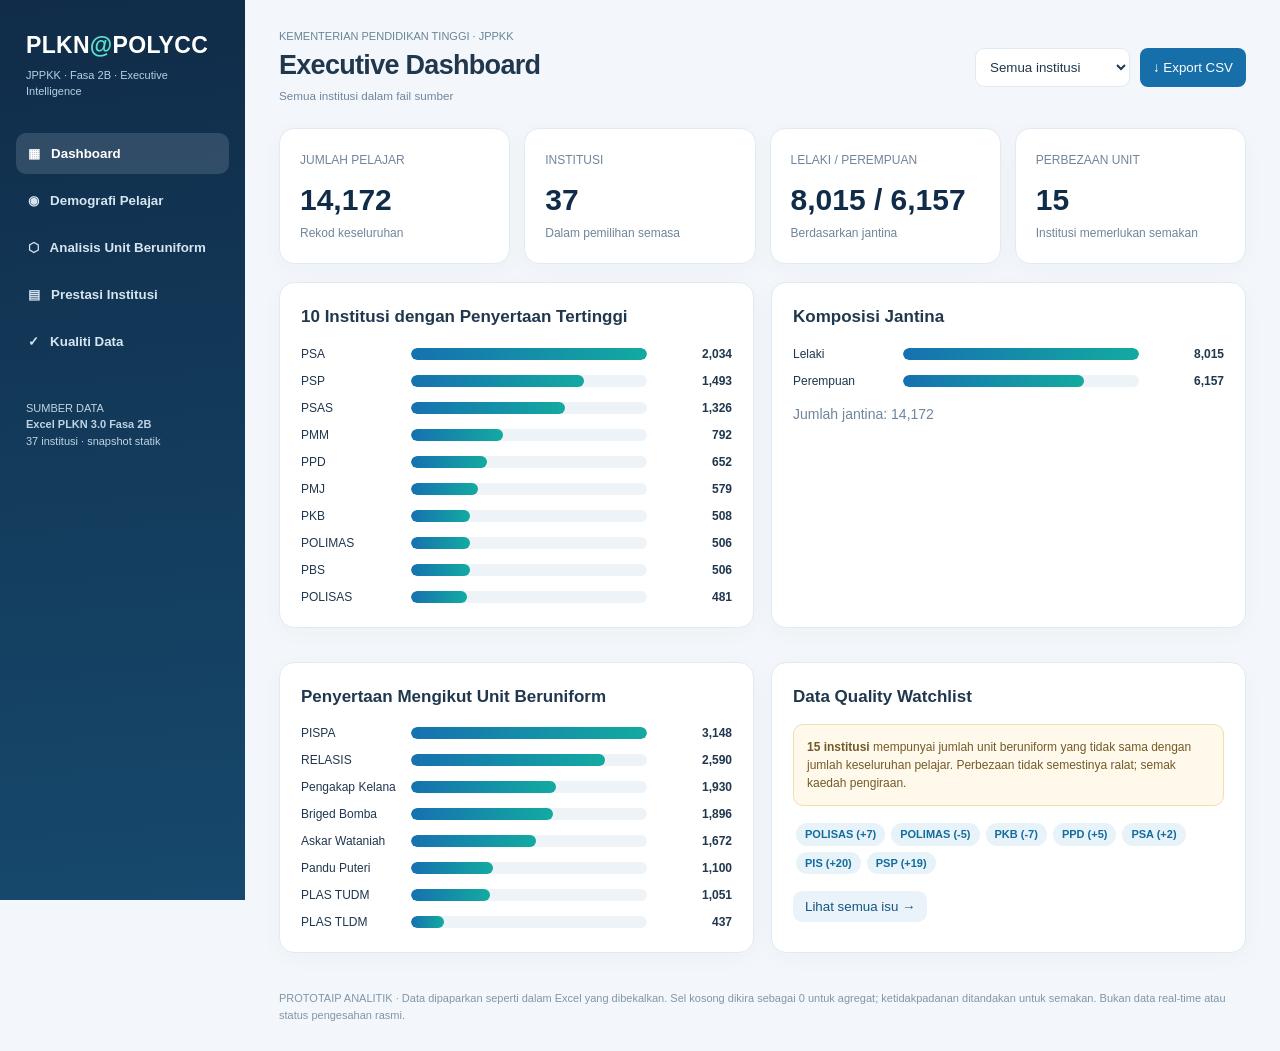
<file: PLKN_POLYCC_Interactive_Dashboard.html>
<!doctype html><html lang="ms"><head><meta charset="utf-8"><meta name="viewport" content="width=device-width,initial-scale=1"><title>PLKN@POLYCC | JPPKK</title>
<style>
:root{--navy:#102c48;--blue:#1569a5;--teal:#13a6a0;--bg:#f3f7fb;--ink:#20374e;--muted:#70859b;--border:#e0eaf2}
*{box-sizing:border-box}body{margin:0;font:14px/1.5 Inter,Arial,sans-serif;background:var(--bg);color:var(--ink)}
aside{position:fixed;width:245px;height:100vh;background:linear-gradient(175deg,#102c48,#16496d);color:#fff;padding:28px 16px;overflow:auto}
.brand{font-size:23px;font-weight:850;letter-spacing:.3px;margin:0 10px 4px}.sub{font-size:11px;color:#b6d0e4;margin:0 10px 30px}
nav button{width:100%;border:0;background:transparent;color:#d6e5f0;text-align:left;padding:13px 12px;border-radius:10px;margin:3px 0;cursor:pointer;font-weight:600}
nav button.active,nav button:hover{background:#ffffff22;color:#fff}main{margin-left:245px;padding:28px 34px;max-width:1800px}
header{display:flex;justify-content:space-between;align-items:center;gap:15px;flex-wrap:wrap;margin-bottom:22px}h1{margin:0;font-size:27px;letter-spacing:-.7px}h2{font-size:17px;margin:0 0 15px}small,.muted{color:var(--muted)}
.controls{display:flex;gap:10px;flex-wrap:wrap}select,input{border:1px solid var(--border);border-radius:9px;background:#fff;padding:10px;color:var(--ink);min-width:155px}
.cards{display:grid;grid-template-columns:repeat(4,minmax(0,1fr));gap:14px;margin-bottom:18px}.card,.panel{background:white;border:1px solid var(--border);border-radius:15px;box-shadow:0 5px 22px #153c5c08}
.card{padding:20px}.card strong{font-size:30px;display:block;margin-top:7px;color:var(--navy)}.card span{font-size:12px;color:var(--muted)}
.grid{display:grid;grid-template-columns:1fr 1fr;gap:17px}.panel{padding:21px;margin-bottom:17px;min-width:0}.wide{grid-column:1/-1}
.chart{display:flex;flex-direction:column;gap:9px;max-height:410px;overflow:auto}.barrow{display:grid;grid-template-columns:100px 1fr 75px;gap:10px;align-items:center;font-size:12px}.track{height:12px;background:#edf3f7;border-radius:20px;overflow:hidden}.fill{height:100%;background:linear-gradient(90deg,#1671b0,#13aaa1);border-radius:20px}.barrow b{text-align:right}
.legend{display:flex;gap:14px;flex-wrap:wrap}.pill{display:inline-block;background:#e7f3f9;color:#146b9d;padding:3px 9px;border-radius:20px;font-size:11px;font-weight:700}
table{width:100%;border-collapse:collapse;font-size:12px}th{text-align:left;background:#f3f8fb;color:#52708b;position:sticky;top:0}th,td{padding:11px 10px;border-bottom:1px solid #eaf0f5}tbody tr{cursor:pointer}tbody tr:hover{background:#edf8fa}.tablewrap{overflow:auto;max-height:550px}.warning{color:#b85d21;font-weight:750}.ok{color:#178667;font-weight:750}.hidden{display:none}
.back{background:#eaf3fa;border:0;padding:8px 12px;border-radius:9px;color:#14557f;cursor:pointer}.donut{width:165px;height:165px;border-radius:50%;display:grid;place-items:center;margin:auto}.donutinner{width:110px;height:110px;border-radius:50%;background:#fff;display:grid;place-items:center;font-size:22px;font-weight:800}
.note{background:#fff9eb;border:1px solid #f0deb1;padding:13px;border-radius:10px;font-size:12px;color:#745a28}
footer{font-size:11px;color:#8295a7;margin-top:20px}.tag{font-size:11px;color:#6b8498}.action{cursor:pointer;border:0;border-radius:8px;background:#166fa8;color:#fff;padding:10px 13px}
@media(max-width:950px){aside{position:static;width:100%;height:auto;padding:15px}nav{display:flex;overflow:auto}nav button{min-width:140px}main{margin:0;padding:16px}.cards{grid-template-columns:repeat(2,1fr)}.grid{grid-template-columns:1fr}.wide{grid-column:auto}}
@media(max-width:480px){.cards{grid-template-columns:1fr 1fr}.card strong{font-size:23px}.barrow{grid-template-columns:75px 1fr 55px}}
</style></head><body>
<aside><div class="brand">PLKN<span style="color:#5ce0cc">@</span>POLYCC</div><div class="sub">JPPKK · Fasa 2B · Executive Intelligence</div><nav id="nav">
<button class="active" data-tab="overview">▦ &nbsp; Dashboard</button><button data-tab="demografi">◉ &nbsp; Demografi Pelajar</button><button data-tab="unit">⬡ &nbsp; Analisis Unit Beruniform</button><button data-tab="institusi">▤ &nbsp; Prestasi Institusi</button><button data-tab="quality">✓ &nbsp; Kualiti Data</button></nav>
<div style="margin:35px 10px 0;font-size:11px;color:#bed4e4">SUMBER DATA<br><b>Excel PLKN 3.0 Fasa 2B</b><br>37 institusi · snapshot statik</div></aside>
<main><header><div><div class="tag">KEMENTERIAN PENDIDIKAN TINGGI · JPPKK</div><h1 id="title">Executive Dashboard</h1><small id="subtitle">Pemantauan penyertaan PLKN 3.0 POLYCC</small></div><div class="controls"><select id="institution"><option value="">Semua institusi</option></select><button class="action" id="export">↓ Export CSV</button></div></header>
<section id="cards" class="cards"></section><section id="content"></section><footer>PROTOTAIP ANALITIK · Data dipaparkan seperti dalam Excel yang dibekalkan. Sel kosong dikira sebagai 0 untuk agregat; ketidakpadanan ditandakan untuk semakan. Bukan data real-time atau status pengesahan rasmi.</footer></main>
<script>
const DATA=[{"institusi": "PUO", "jumlah": 240, "lelaki": 176, "perempuan": 64, "melayu": 216, "cina": 3, "india": 21, "bumiputera": 0, "asli": 0, "bangsa_lain": 0, "islam": 218, "buddha": 3, "hindu": 19, "kristian": 0, "agama_lain": 0, "askar": 85, "tldm": 0, "tudm": 0, "relasis": 11, "pispa": 91, "bomba": 53, "pengakap": 0, "pandu": 0}, {"institusi": "POLISAS", "jumlah": 481, "lelaki": 250, "perempuan": 231, "melayu": 444, "cina": 4, "india": 25, "bumiputera": 4, "asli": 0, "bangsa_lain": 4, "islam": 453, "buddha": 2, "hindu": 19, "kristian": 7, "agama_lain": 0, "askar": 57, "tldm": 0, "tudm": 65, "relasis": 98, "pispa": 57, "bomba": 60, "pengakap": 93, "pandu": 58}, {"institusi": "POLIMAS", "jumlah": 506, "lelaki": 204, "perempuan": 302, "melayu": 464, "cina": 4, "india": 24, "bumiputera": 6, "asli": 0, "bangsa_lain": 8, "islam": 473, "buddha": 8, "hindu": 22, "kristian": 3, "agama_lain": 0, "askar": 159, "tldm": 0, "tudm": 98, "relasis": 100, "pispa": 57, "bomba": 45, "pengakap": 42, "pandu": 0}, {"institusi": "PKB", "jumlah": 508, "lelaki": 306, "perempuan": 202, "melayu": 486, "cina": 4, "india": 12, "bumiputera": 3, "asli": 0, "bangsa_lain": 3, "islam": 491, "buddha": 3, "hindu": 11, "kristian": 3, "agama_lain": 0, "askar": 74, "tldm": 0, "tudm": 0, "relasis": 114, "pispa": 112, "bomba": 79, "pengakap": 122, "pandu": 0}, {"institusi": "PKS", "jumlah": 326, "lelaki": 205, "perempuan": 121, "melayu": 112, "cina": 8, "india": 3, "bumiputera": 191, "asli": 0, "bangsa_lain": 12, "islam": 143, "buddha": 3, "hindu": 2, "kristian": 178, "agama_lain": 0, "askar": 59, "tldm": 55, "tudm": 104, "relasis": 55, "pispa": 53, "bomba": 0, "pengakap": 0, "pandu": 0}, {"institusi": "PPD", "jumlah": 652, "lelaki": 384, "perempuan": 268, "melayu": 588, "cina": 8, "india": 51, "bumiputera": 3, "asli": 0, "bangsa_lain": 2, "islam": 591, "buddha": 8, "hindu": 51, "kristian": 2, "agama_lain": 0, "askar": 124, "tldm": 0, "tudm": 0, "relasis": 134, "pispa": 154, "bomba": 0, "pengakap": 156, "pandu": 89}, {"institusi": "PKK", "jumlah": 328, "lelaki": 238, "perempuan": 90, "melayu": 63, "cina": 7, "india": 30, "bumiputera": 215, "asli": 13, "bangsa_lain": 0, "islam": 244, "buddha": 9, "hindu": 0, "kristian": 75, "agama_lain": 0, "askar": 52, "tldm": 0, "tudm": 118, "relasis": 64, "pispa": 67, "bomba": 0, "pengakap": 27, "pandu": 0}, {"institusi": "PSA", "jumlah": 2034, "lelaki": 1232, "perempuan": 802, "melayu": 1757, "cina": 22, "india": 150, "bumiputera": 37, "asli": 4, "bangsa_lain": 64, "islam": 1865, "buddha": 19, "hindu": 125, "kristian": 23, "agama_lain": 2, "askar": 0, "tldm": 289, "tudm": 255, "relasis": 210, "pispa": 320, "bomba": 275, "pengakap": 389, "pandu": 298}, {"institusi": "PIS", "jumlah": 449, "lelaki": 254, "perempuan": 195, "melayu": 371, "cina": 7, "india": 48, "bumiputera": 17, "asli": 0, "bangsa_lain": 6, "islam": 388, "buddha": 6, "hindu": 46, "kristian": 9, "agama_lain": 0, "askar": 85, "tldm": 93, "tudm": 0, "relasis": 78, "pispa": 9, "bomba": 61, "pengakap": 86, "pandu": 57}, {"institusi": "PSP", "jumlah": 1493, "lelaki": 791, "perempuan": 702, "melayu": 1251, "cina": 36, "india": 190, "bumiputera": 13, "asli": 0, "bangsa_lain": 3, "islam": 1282, "buddha": 37, "hindu": 155, "kristian": 19, "agama_lain": 0, "askar": 143, "tldm": 0, "tudm": 147, "relasis": 182, "pispa": 543, "bomba": 378, "pengakap": 0, "pandu": 119}, {"institusi": "PMK", "jumlah": 184, "lelaki": 84, "perempuan": 100, "melayu": 154, "cina": 0, "india": 23, "bumiputera": 2, "asli": 1, "bangsa_lain": 4, "islam": 160, "buddha": 0, "hindu": 23, "kristian": 0, "agama_lain": 1, "askar": 32, "tldm": 0, "tudm": 0, "relasis": 27, "pispa": 31, "bomba": 63, "pengakap": 0, "pandu": 0}, {"institusi": "PKT", "jumlah": 109, "lelaki": 84, "perempuan": 25, "melayu": 104, "cina": 1, "india": 1, "bumiputera": 3, "asli": 0, "bangsa_lain": 0, "islam": 106, "buddha": 1, "hindu": 1, "kristian": 1, "agama_lain": 0, "askar": 0, "tldm": 0, "tudm": 0, "relasis": 60, "pispa": 0, "bomba": 49, "pengakap": 0, "pandu": 0}, {"institusi": "PSMZA", "jumlah": 242, "lelaki": 194, "perempuan": 48, "melayu": 237, "cina": 1, "india": 1, "bumiputera": 2, "asli": 0, "bangsa_lain": 0, "islam": 240, "buddha": 1, "hindu": 1, "kristian": 0, "agama_lain": 0, "askar": 43, "tldm": 0, "tudm": 0, "relasis": 77, "pispa": 57, "bomba": 63, "pengakap": 0, "pandu": 0}, {"institusi": "PMM", "jumlah": 792, "lelaki": 402, "perempuan": 390, "melayu": 688, "cina": 5, "india": 71, "bumiputera": 2, "asli": 1, "bangsa_lain": 25, "islam": 713, "buddha": 4, "hindu": 62, "kristian": 11, "agama_lain": 2, "askar": 43, "tldm": 0, "tudm": 0, "relasis": 255, "pispa": 97, "bomba": 77, "pengakap": 190, "pandu": 127}, {"institusi": "PSAS", "jumlah": 1326, "lelaki": 864, "perempuan": 462, "melayu": 1160, "cina": 12, "india": 108, "bumiputera": 17, "asli": 0, "bangsa_lain": 29, "islam": 1166, "buddha": 10, "hindu": 103, "kristian": 11, "agama_lain": 36, "askar": 0, "tldm": 0, "tudm": 0, "relasis": 366, "pispa": 314, "bomba": 0, "pengakap": 343, "pandu": 0}, {"institusi": "PTSB", "jumlah": 354, "lelaki": 204, "perempuan": 150, "melayu": 304, "cina": 5, "india": 40, "bumiputera": 0, "asli": 0, "bangsa_lain": 5, "islam": 311, "buddha": 5, "hindu": 35, "kristian": 3, "agama_lain": 0, "askar": 97, "tldm": 0, "tudm": 0, "relasis": 60, "pispa": 81, "bomba": 54, "pengakap": 60, "pandu": 0}, {"institusi": "PSIS", "jumlah": 277, "lelaki": 124, "perempuan": 153, "melayu": 241, "cina": 1, "india": 21, "bumiputera": 3, "asli": 1, "bangsa_lain": 10, "islam": 257, "buddha": 1, "hindu": 16, "kristian": 1, "agama_lain": 2, "askar": 138, "tldm": 0, "tudm": 0, "relasis": 0, "pispa": 139, "bomba": 0, "pengakap": 0, "pandu": 0}, {"institusi": "PTSS", "jumlah": 455, "lelaki": 158, "perempuan": 297, "melayu": 403, "cina": 7, "india": 27, "bumiputera": 3, "asli": 0, "bangsa_lain": 15, "islam": 413, "buddha": 16, "hindu": 25, "kristian": 1, "agama_lain": 0, "askar": 116, "tldm": 0, "tudm": 0, "relasis": 104, "pispa": 85, "bomba": 71, "pengakap": 79, "pandu": 0}, {"institusi": "PMS", "jumlah": 330, "lelaki": 137, "perempuan": 193, "melayu": 293, "cina": 2, "india": 29, "bumiputera": 3, "asli": 1, "bangsa_lain": 2, "islam": 301, "buddha": 2, "hindu": 24, "kristian": 2, "agama_lain": 1, "askar": 47, "tldm": 0, "tudm": 0, "relasis": 128, "pispa": 96, "bomba": 59, "pengakap": 0, "pandu": 0}, {"institusi": "PMU", "jumlah": 178, "lelaki": 117, "perempuan": 61, "melayu": 24, "cina": 5, "india": 1, "bumiputera": 147, "asli": 0, "bangsa_lain": 1, "islam": 73, "buddha": 1, "hindu": 1, "kristian": 100, "agama_lain": 3, "askar": 82, "tldm": 0, "tudm": 0, "relasis": 96, "pispa": 0, "bomba": 0, "pengakap": 0, "pandu": 0}, {"institusi": "PBU", "jumlah": 147, "lelaki": 76, "perempuan": 71, "melayu": 109, "cina": 4, "india": 28, "bumiputera": 1, "asli": 0, "bangsa_lain": 5, "islam": 112, "buddha": 7, "hindu": 23, "kristian": 5, "agama_lain": 0, "askar": 0, "tldm": 0, "tudm": 0, "relasis": 0, "pispa": 68, "bomba": 0, "pengakap": 79, "pandu": 0}, {"institusi": "PJK", "jumlah": 115, "lelaki": 79, "perempuan": 36, "melayu": 106, "cina": 0, "india": 7, "bumiputera": 0, "asli": 0, "bangsa_lain": 2, "islam": 108, "buddha": 1, "hindu": 6, "kristian": 0, "agama_lain": 0, "askar": 0, "tldm": 0, "tudm": 0, "relasis": 59, "pispa": 37, "bomba": 0, "pengakap": 19, "pandu": 0}, {"institusi": "PNS", "jumlah": 427, "lelaki": 207, "perempuan": 220, "melayu": 376, "cina": 5, "india": 21, "bumiputera": 20, "asli": 1, "bangsa_lain": 4, "islam": 403, "buddha": 5, "hindu": 17, "kristian": 2, "agama_lain": 0, "askar": 0, "tldm": 0, "tudm": 0, "relasis": 84, "pispa": 98, "bomba": 100, "pengakap": 0, "pandu": 95}, {"institusi": "PBS", "jumlah": 506, "lelaki": 401, "perempuan": 105, "melayu": 430, "cina": 5, "india": 35, "bumiputera": 12, "asli": 1, "bangsa_lain": 23, "islam": 461, "buddha": 5, "hindu": 32, "kristian": 7, "agama_lain": 0, "askar": 120, "tldm": 0, "tudm": 198, "relasis": 72, "pispa": 0, "bomba": 80, "pengakap": 39, "pandu": 0}, {"institusi": "PMJ", "jumlah": 579, "lelaki": 273, "perempuan": 306, "melayu": 519, "cina": 5, "india": 37, "bumiputera": 17, "asli": 0, "bangsa_lain": 1, "islam": 538, "buddha": 4, "hindu": 31, "kristian": 6, "agama_lain": 0, "askar": 71, "tldm": 0, "tudm": 0, "relasis": 120, "pispa": 122, "bomba": 0, "pengakap": 79, "pandu": 187}, {"institusi": "PHT", "jumlah": 70, "lelaki": 21, "perempuan": 49, "melayu": 64, "cina": 1, "india": 1, "bumiputera": 1, "asli": 1, "bangsa_lain": 1, "islam": 67, "buddha": 1, "hindu": 1, "kristian": 0, "agama_lain": 1, "askar": 0, "tldm": 0, "tudm": 0, "relasis": 36, "pispa": 0, "bomba": 34, "pengakap": 0, "pandu": 0}, {"institusi": "PSS", "jumlah": 346, "lelaki": 205, "perempuan": 141, "melayu": 91, "cina": 5, "india": 4, "bumiputera": 226, "asli": 0, "bangsa_lain": 20, "islam": 266, "buddha": 1, "hindu": 3, "kristian": 75, "agama_lain": 1, "askar": 0, "tldm": 0, "tudm": 0, "relasis": 0, "pispa": 158, "bomba": 118, "pengakap": 0, "pandu": 70}, {"institusi": "PMKL", "jumlah": 63, "lelaki": 25, "perempuan": 38, "melayu": 55, "cina": 2, "india": 4, "bumiputera": 2, "asli": 0, "bangsa_lain": 0, "islam": 55, "buddha": 2, "hindu": 4, "kristian": 2, "agama_lain": 0, "askar": 0, "tldm": 0, "tudm": 0, "relasis": 0, "pispa": 63, "bomba": 0, "pengakap": 0, "pandu": 0}, {"institusi": "PMKU", "jumlah": 22, "lelaki": 2, "perempuan": 20, "melayu": 22, "cina": 0, "india": 0, "bumiputera": 0, "asli": 0, "bangsa_lain": 0, "islam": 22, "buddha": 0, "hindu": 0, "kristian": 0, "agama_lain": 0, "askar": 0, "tldm": 0, "tudm": 0, "relasis": 0, "pispa": 0, "bomba": 0, "pengakap": 22, "pandu": 0}, {"institusi": "PMJB", "jumlah": 56, "lelaki": 27, "perempuan": 29, "melayu": 45, "cina": 2, "india": 4, "bumiputera": 1, "asli": 1, "bangsa_lain": 3, "islam": 51, "buddha": 1, "hindu": 3, "kristian": 1, "agama_lain": 0, "askar": 0, "tldm": 0, "tudm": 0, "relasis": 0, "pispa": 0, "bomba": 0, "pengakap": 56, "pandu": 0}, {"institusi": "PMBS", "jumlah": 30, "lelaki": 12, "perempuan": 18, "melayu": 10, "cina": 3, "india": 2, "bumiputera": 15, "asli": 0, "bangsa_lain": 0, "islam": 14, "buddha": 2, "hindu": 2, "kristian": 12, "agama_lain": 0, "askar": 0, "tldm": 0, "tudm": 0, "relasis": 0, "pispa": 30, "bomba": 0, "pengakap": 0, "pandu": 0}, {"institusi": "PMTG", "jumlah": 81, "lelaki": 36, "perempuan": 45, "melayu": 67, "cina": 1, "india": 13, "bumiputera": 0, "asli": 0, "bangsa_lain": 0, "islam": 67, "buddha": 1, "hindu": 12, "kristian": 1, "agama_lain": 0, "askar": 0, "tldm": 0, "tudm": 0, "relasis": 0, "pispa": 0, "bomba": 81, "pengakap": 0, "pandu": 0}, {"institusi": "PTSN", "jumlah": 236, "lelaki": 129, "perempuan": 107, "melayu": 200, "cina": 5, "india": 15, "bumiputera": 10, "asli": 1, "bangsa_lain": 5, "islam": 211, "buddha": 4, "hindu": 15, "kristian": 5, "agama_lain": 1, "askar": 45, "tldm": 0, "tudm": 0, "relasis": 0, "pispa": 92, "bomba": 49, "pengakap": 49, "pandu": 0}, {"institusi": "PBT", "jumlah": 151, "lelaki": 51, "perempuan": 100, "melayu": 140, "cina": 1, "india": 6, "bumiputera": 0, "asli": 0, "bangsa_lain": 4, "islam": 141, "buddha": 5, "hindu": 5, "kristian": 0, "agama_lain": 0, "askar": 0, "tldm": 0, "tudm": 66, "relasis": 0, "pispa": 85, "bomba": 0, "pengakap": 0, "pandu": 0}, {"institusi": "PMSN", "jumlah": 14, "lelaki": 10, "perempuan": 4, "melayu": 13, "cina": 0, "india": 1, "bumiputera": 0, "asli": 0, "bangsa_lain": 0, "islam": 13, "buddha": 0, "hindu": 0, "kristian": 1, "agama_lain": 0, "askar": 0, "tldm": 0, "tudm": 0, "relasis": 0, "pispa": 0, "bomba": 14, "pengakap": 0, "pandu": 0}, {"institusi": "PTS", "jumlah": 33, "lelaki": 24, "perempuan": 9, "melayu": 12, "cina": 0, "india": 0, "bumiputera": 21, "asli": 0, "bangsa_lain": 0, "islam": 31, "buddha": 0, "hindu": 0, "kristian": 2, "agama_lain": 0, "askar": 0, "tldm": 0, "tudm": 0, "relasis": 0, "pispa": 0, "bomba": 33, "pengakap": 0, "pandu": 0}, {"institusi": "KKBDA", "jumlah": 32, "lelaki": 29, "perempuan": 3, "melayu": 29, "cina": 1, "india": 2, "bumiputera": 0, "asli": 0, "bangsa_lain": 0, "islam": 29, "buddha": 1, "hindu": 2, "kristian": 0, "agama_lain": 0, "askar": 0, "tldm": 0, "tudm": 0, "relasis": 0, "pispa": 32, "bomba": 0, "pengakap": 0, "pandu": 0}];
const groups={jantina:[['lelaki','Lelaki'],['perempuan','Perempuan']],bangsa:[['melayu','Melayu'],['cina','Cina'],['india','India'],['bumiputera','Bumiputera Sabah/Sarawak'],['asli','Orang Asli'],['bangsa_lain','Lain-lain']],agama:[['islam','Islam'],['buddha','Buddha'],['hindu','Hindu'],['kristian','Kristian'],['agama_lain','Lain-lain']],unit:[['askar','Askar Wataniah'],['tldm','PLAS TLDM'],['tudm','PLAS TUDM'],['relasis','RELASIS'],['pispa','PISPA'],['bomba','Briged Bomba'],['pengakap','Pengakap Kelana'],['pandu','Pandu Puteri']]};
let tab='overview',selected='',sort='jumlah',desc=true;const $=id=>document.getElementById(id),fmt=n=>Number(n).toLocaleString('ms-MY');
const sum=(rows,k)=>rows.reduce((a,r)=>a+(r[k]||0),0),total=(r,arr)=>arr.reduce((a,[k])=>a+(r[k]||0),0),diff=(r,g)=>total(r,groups[g])-r.jumlah;
const current=()=>selected?DATA.filter(x=>x.institusi===selected):DATA;
$('institution').innerHTML+=[...DATA].sort((a,b)=>a.institusi.localeCompare(b.institusi)).map(x=>`<option>${x.institusi}</option>`).join('');
$('institution').onchange=e=>{selected=e.target.value;render()};
document.querySelectorAll('#nav button').forEach(b=>b.onclick=()=>{tab=b.dataset.tab;document.querySelectorAll('#nav button').forEach(x=>x.classList.toggle('active',x===b));render()});
function card(label,val,extra){return `<div class="card"><span>${label}</span><strong>${val}</strong><span>${extra||''}</span></div>`}
function bars(items,max=0){max=max||Math.max(1,...items.map(x=>x[1]));return `<div class="chart">${items.map(([name,n])=>`<div class="barrow"><span title="${name}">${name}</span><div class="track"><div class="fill" style="width:${Math.max(0,n/max*100)}%"></div></div><b>${fmt(n)}</b></div>`).join('')}</div>`}
function panel(title,body,wide=false){return `<div class="panel ${wide?'wide':''}"><h2>${title}</h2>${body}</div>`}
function distribution(rows,g){return groups[g].map(([k,n])=>[n,sum(rows,k)]).sort((a,b)=>b[1]-a[1])}
function institutionTable(rows,quality=false){let arr=[...rows].sort((a,b)=>desc?(b[sort]||0)-(a[sort]||0):(a[sort]||0)-(b[sort]||0));return `<div class="tablewrap"><table><thead><tr><th>Institusi</th><th onclick="changeSort('jumlah')">Jumlah pelajar ↕</th><th>Lelaki</th><th>Perempuan</th><th>Jumlah unit</th><th>Beza unit</th><th>Status</th></tr></thead><tbody>${arr.map(r=>`<tr onclick="drill('${r.institusi}')"><td><b>${r.institusi}</b></td><td>${fmt(r.jumlah)}</td><td>${fmt(r.lelaki)}</td><td>${fmt(r.perempuan)}</td><td>${fmt(total(r,groups.unit))}</td><td class="${diff(r,'unit')?'warning':'ok'}">${diff(r,'unit')>0?'+':''}${fmt(diff(r,'unit'))}</td><td>${diff(r,'unit')?'<span class="warning">Semak</span>':'<span class="ok">Padan</span>'}</td></tr>`).join('')}</tbody></table></div><small>Klik baris institusi untuk drill-down.</small>`}
window.changeSort=k=>{desc=sort===k?!desc:true;sort=k;render()};window.drill=n=>{selected=n;$('institution').value=n;tab='institusi';document.querySelectorAll('#nav button').forEach(x=>x.classList.toggle('active',x.dataset.tab===tab));render()};
function render(){const rows=current(),t=sum(rows,'jumlah'),bad=rows.filter(r=>diff(r,'unit')!==0),title={overview:'Executive Dashboard',demografi:'Student Demographics',unit:'Uniformed Unit Analytics',institusi:'Institutional Performance',quality:'Data Quality'}; $('title').textContent=title[tab];$('subtitle').textContent=selected?`Paparan terperinci: ${selected}`:'Semua institusi dalam fail sumber';$('cards').innerHTML=card('JUMLAH PELAJAR',fmt(t),'Rekod keseluruhan')+card('INSTITUSI',fmt(rows.length),'Dalam pemilihan semasa')+card('LELAKI / PEREMPUAN',`${fmt(sum(rows,'lelaki'))} / ${fmt(sum(rows,'perempuan'))}`,'Berdasarkan jantina')+card('PERBEZAAN UNIT',fmt(bad.length),'Institusi memerlukan semakan');
let body='';
if(tab==='overview'){const top=[...rows].sort((a,b)=>b.jumlah-a.jumlah).slice(0,10).map(r=>[r.institusi,r.jumlah]);body=`<div class="grid">${panel('10 Institusi dengan Penyertaan Tertinggi',bars(top))}${panel('Komposisi Jantina',bars(distribution(rows,'jantina'))+'<p class="muted">Jumlah jantina: '+fmt(sum(rows,'lelaki')+sum(rows,'perempuan'))+'</p>')}${panel('Penyertaan Mengikut Unit Beruniform',bars(distribution(rows,'unit')))}${panel('Data Quality Watchlist',`<div class="note"><b>${bad.length} institusi</b> mempunyai jumlah unit beruniform yang tidak sama dengan jumlah keseluruhan pelajar. Perbezaan tidak semestinya ralat; semak kaedah pengiraan.</div><p>${bad.slice(0,7).map(r=>`<span class="pill" style="margin:3px;cursor:pointer" onclick="drill('${r.institusi}')">${r.institusi} (${diff(r,'unit')>0?'+':''}${diff(r,'unit')})</span>`).join('')}</p><button class="back" onclick="switchTab('quality')">Lihat semua isu →</button>`)}</div>`}
if(tab==='demografi')body=`<div class="grid">${panel('Taburan Jantina',bars(distribution(rows,'jantina')))}${panel('Taburan Bangsa',bars(distribution(rows,'bangsa')))}${panel('Taburan Agama',bars(distribution(rows,'agama')))}${panel('Semakan Jumlah Demografi',`<div class="note">Perbandingan jumlah setiap kategori dengan jumlah pelajar. Kategori yang tidak sepadan memerlukan pengesahan sumber.</div><p>Jantina: <b>${fmt(sum(rows,'lelaki')+sum(rows,'perempuan'))}</b> (${fmt(sum(rows,'lelaki')+sum(rows,'perempuan')-t)} beza)</p><p>Bangsa: <b>${fmt(groups.bangsa.reduce((a,[k])=>a+sum(rows,k),0))}</b> (${fmt(groups.bangsa.reduce((a,[k])=>a+sum(rows,k),0)-t)} beza)</p><p>Agama: <b>${fmt(groups.agama.reduce((a,[k])=>a+sum(rows,k),0))}</b> (${fmt(groups.agama.reduce((a,[k])=>a+sum(rows,k),0)-t)} beza)</p>`)}</div>`;
if(tab==='unit')body=`<div class="grid">${panel('Penyertaan Lapan Unit Beruniform',bars(distribution(rows,'unit')))}${panel('Ringkasan Unit',`<div class="tablewrap"><table><thead><tr><th>Unit</th><th>Pelajar</th><th>% berbanding jumlah pelajar</th></tr></thead><tbody>${distribution(rows,'unit').map(([n,v])=>`<tr><td>${n}</td><td>${fmt(v)}</td><td>${t?(v/t*100).toFixed(1):0}%</td></tr>`).join('')}</tbody></table></div><small>Peratus menggunakan jumlah pelajar sebagai denominator; kategori unit mungkin tidak lengkap atau bertindih.</small>`) }${panel('Perbandingan Institusi',institutionTable(rows),true)}</div>`;
if(tab==='institusi'){body=selected?`<button class="back" onclick="clearDrill()">← Kembali ke semua institusi</button><div class="grid" style="margin-top:15px">${panel('Jantina',bars(distribution(rows,'jantina')))}${panel('Bangsa',bars(distribution(rows,'bangsa')))}${panel('Agama',bars(distribution(rows,'agama')))}${panel('Unit Beruniform',bars(distribution(rows,'unit')))}</div>`:`<div class="grid">${panel('Ranking Penyertaan Institusi',bars([...rows].sort((a,b)=>b.jumlah-a.jumlah).map(r=>[r.institusi,r.jumlah])),true)}${panel('Jadual Institusi — Klik untuk Drill-down',institutionTable(rows),true)}</div>`}
if(tab==='quality'){let mismatch={jantina:rows.filter(r=>diff(r,'jantina')),bangsa:rows.filter(r=>diff(r,'bangsa')),agama:rows.filter(r=>diff(r,'agama')),unit:bad};body=`<div class="grid">${panel('Semakan Rekonsiliasi',Object.entries(mismatch).map(([g,rr])=>`<p><b>${g.toUpperCase()}</b> — ${rr.length} / ${rows.length} institusi tidak sepadan</p>`).join('')+'<div class="note">Perbezaan dikira sebagai jumlah kategori ditolak jumlah keseluruhan. Nilai negatif = kurang, positif = lebih.</div>')}${panel('Keutamaan Semakan',bars([...bad].sort((a,b)=>Math.abs(diff(b,'unit'))-Math.abs(diff(a,'unit'))).slice(0,12).map(r=>[r.institusi,Math.abs(diff(r,'unit'))])))}${panel('Audit Perbezaan Mengikut Institusi',`<div class="tablewrap"><table><thead><tr><th>Institusi</th><th>Jantina</th><th>Bangsa</th><th>Agama</th><th>Unit</th></tr></thead><tbody>${rows.map(r=>`<tr onclick="drill('${r.institusi}')"><td><b>${r.institusi}</b></td>${['jantina','bangsa','agama','unit'].map(g=>`<td class="${diff(r,g)?'warning':'ok'}">${diff(r,g)>0?'+':''}${diff(r,g)}</td>`).join('')}</tr>`).join('')}</tbody></table></div>`,true)}</div>`}
$('content').innerHTML=body}
window.clearDrill=()=>{selected='';$('institution').value='';render()};window.switchTab=t=>{tab=t;document.querySelectorAll('#nav button').forEach(x=>x.classList.toggle('active',x.dataset.tab===t));render()};
$('export').onclick=()=>{let rows=current(),cols=['institusi','jumlah',...Object.values(groups).flat().map(x=>x[0])],csv=[cols.join(','),...rows.map(r=>cols.map(k=>r[k]).join(','))].join('\r\n');let blob=new Blob(['\ufeff'+csv],{type:'text/csv;charset=utf-8'}),url=URL.createObjectURL(blob),a=document.createElement('a');a.href=url;a.download='PLKN_POLYCC_'+(selected||'semua')+'.csv';a.click();URL.revokeObjectURL(url)};
render();
</script></body></html>
</file>
